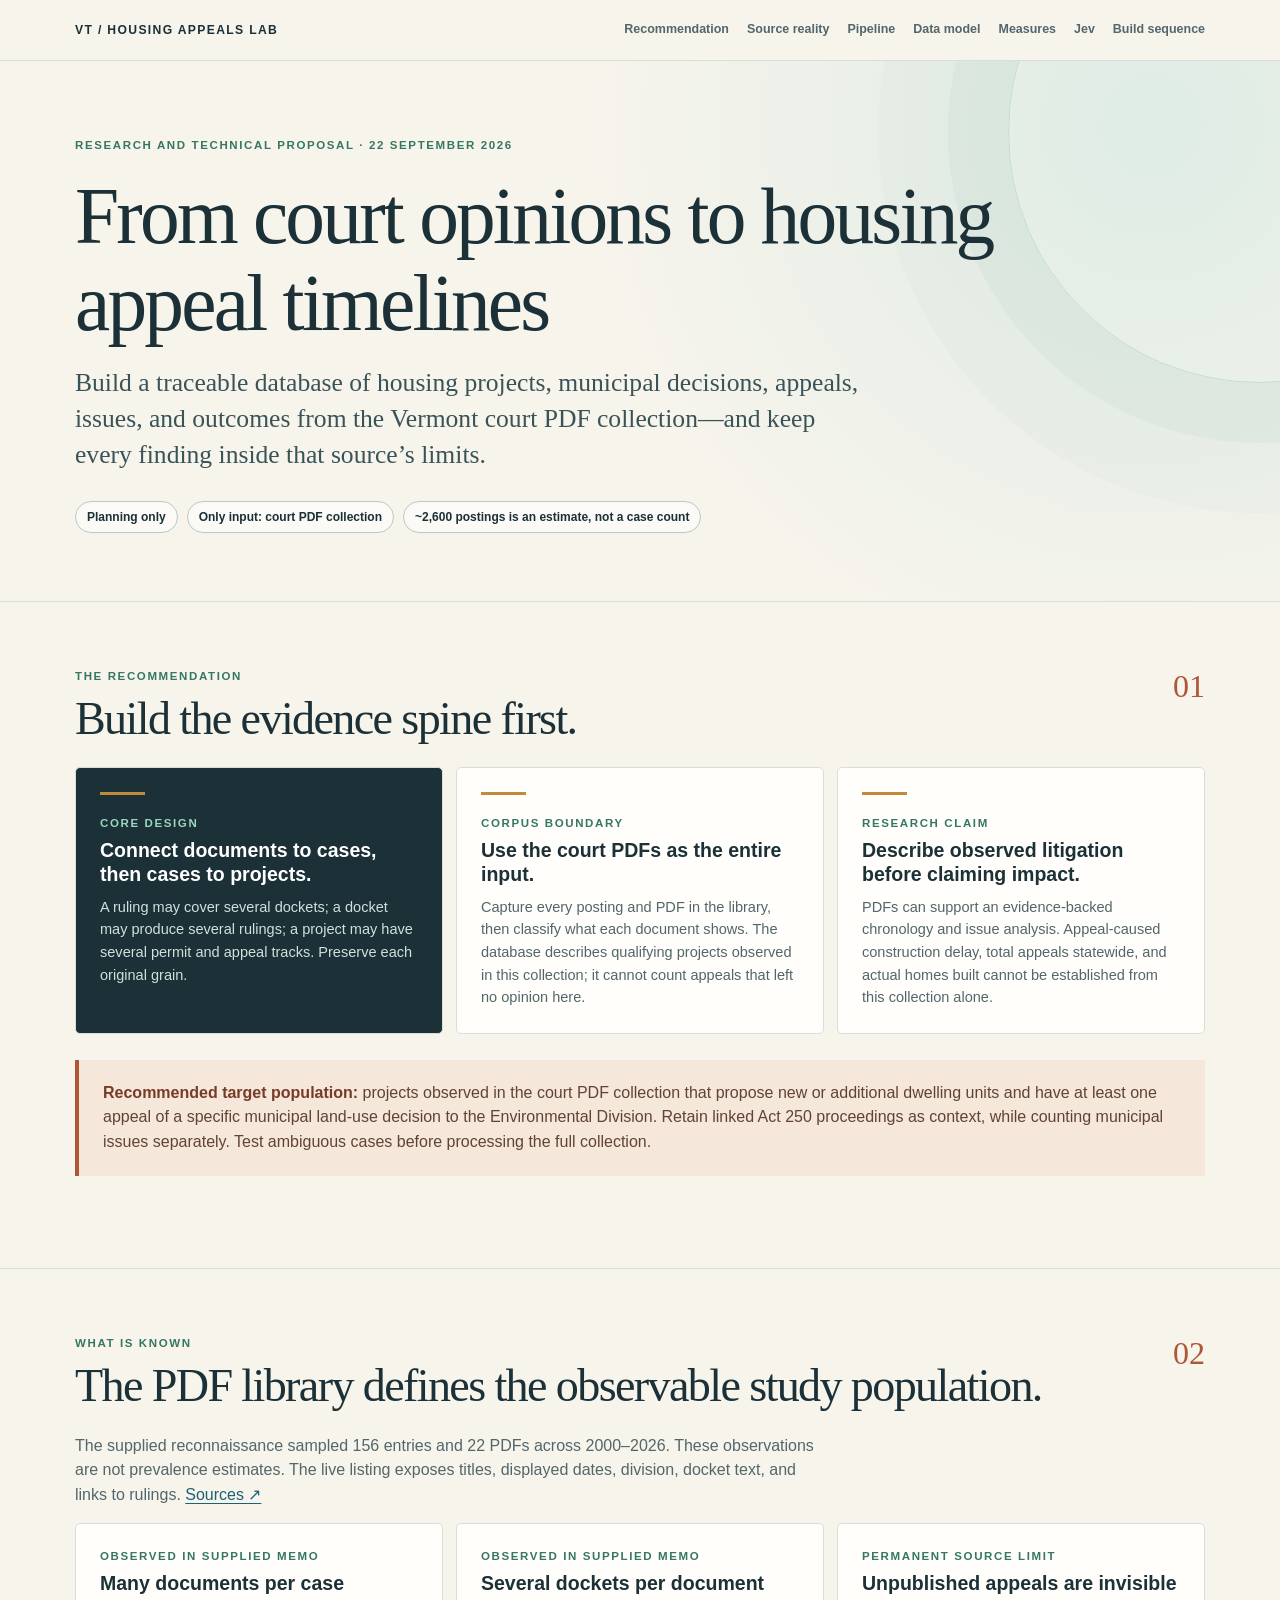
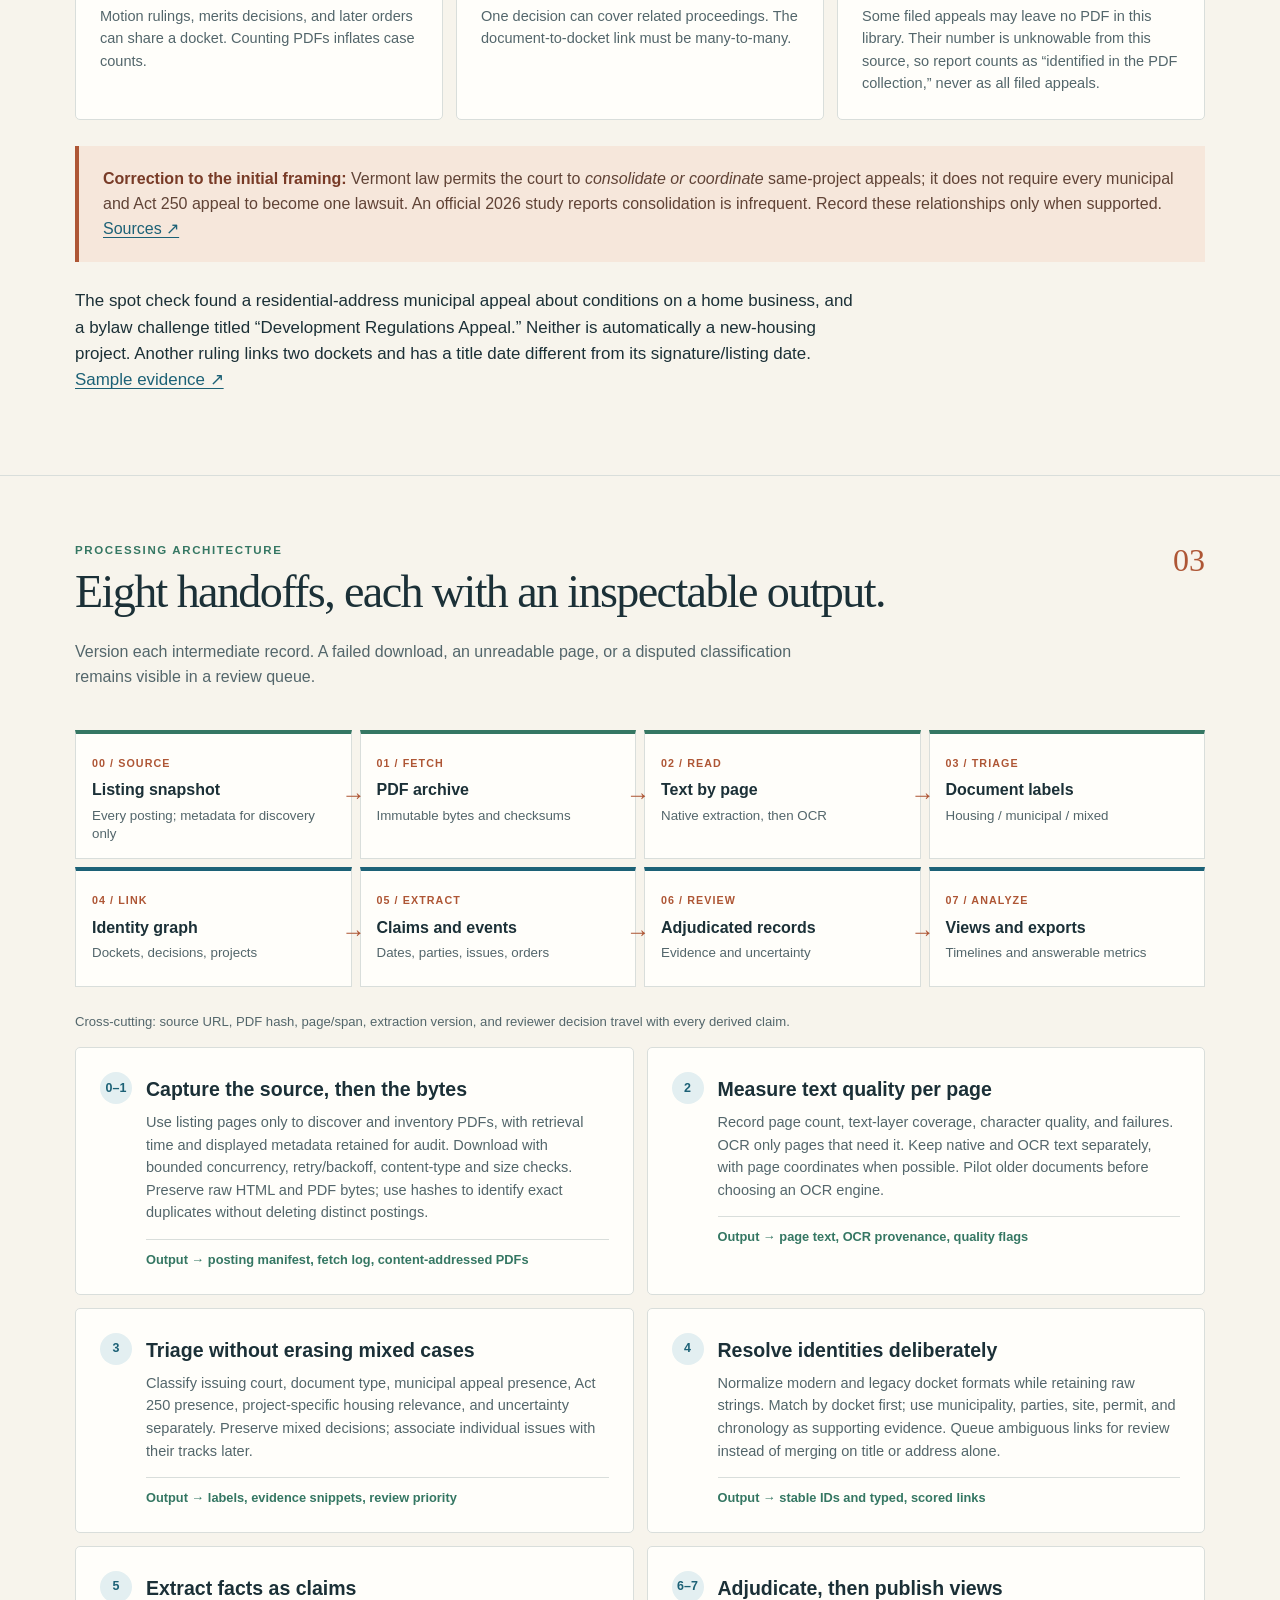
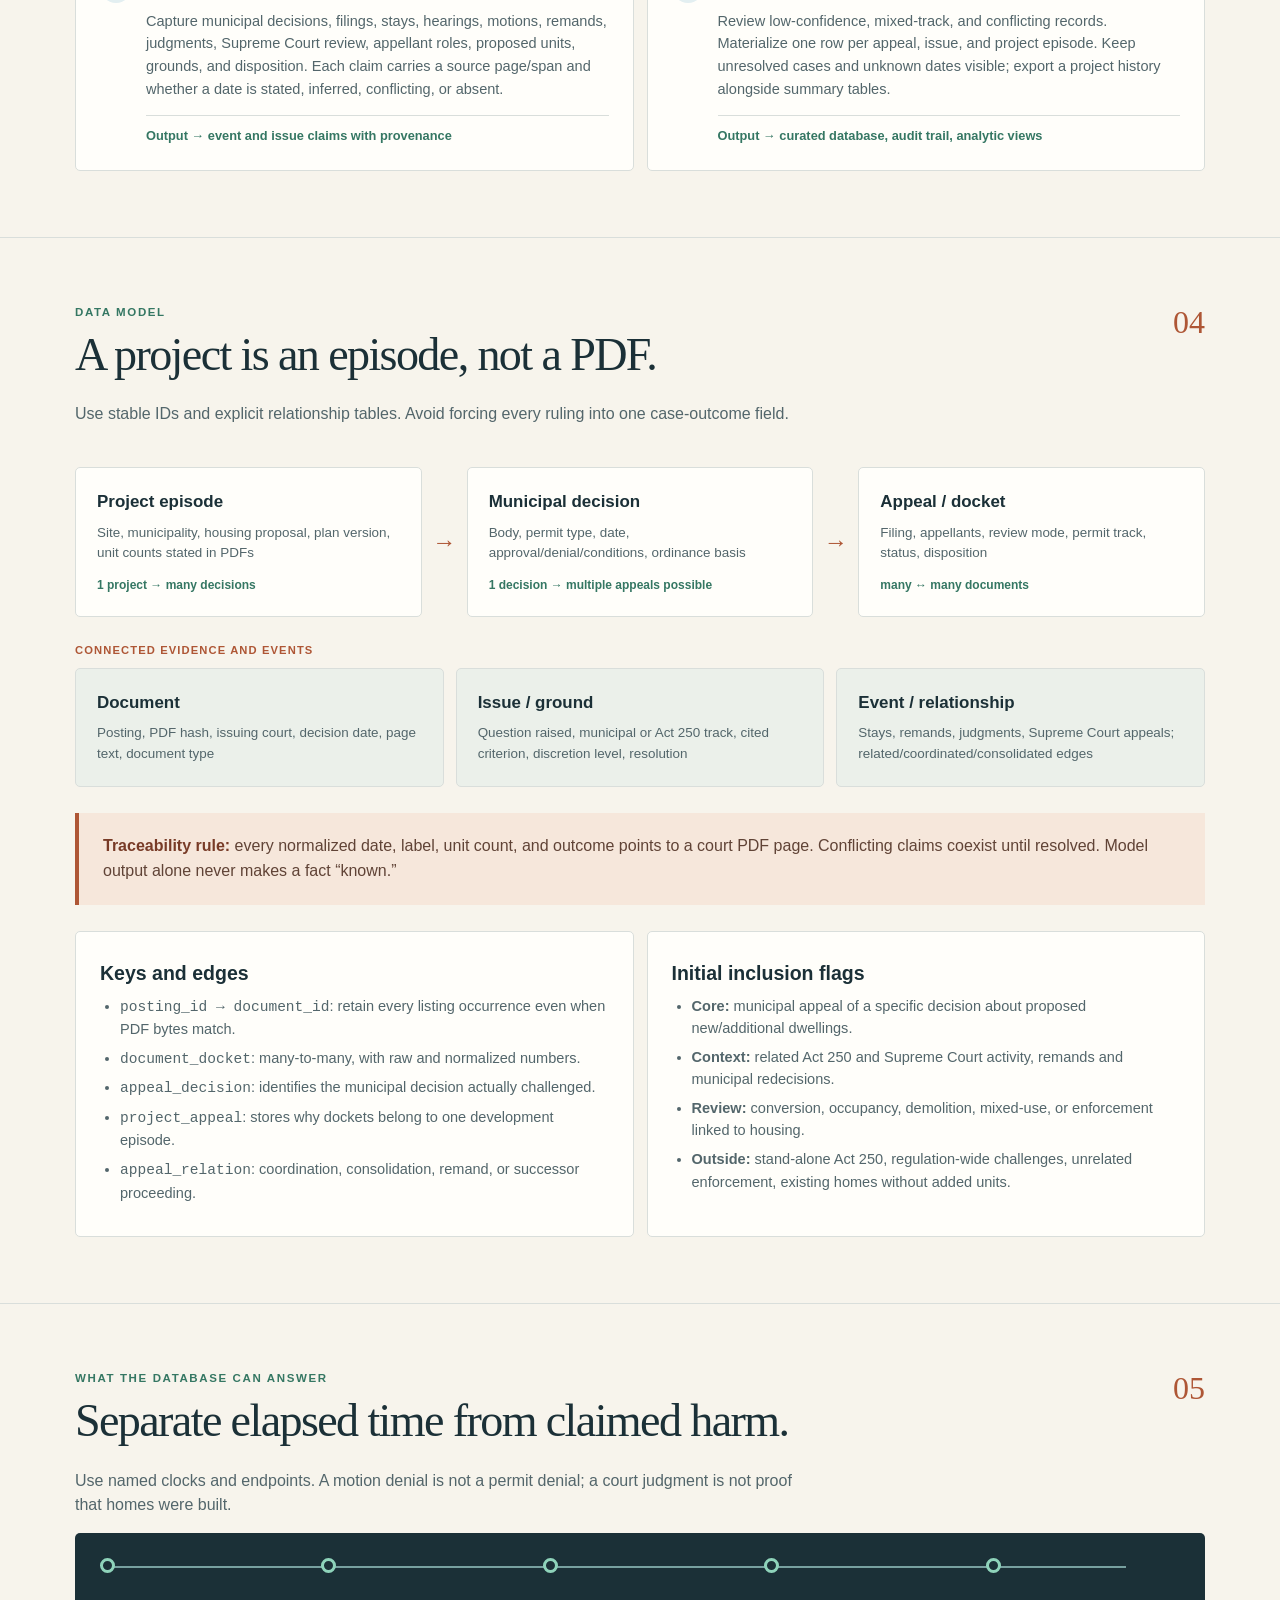
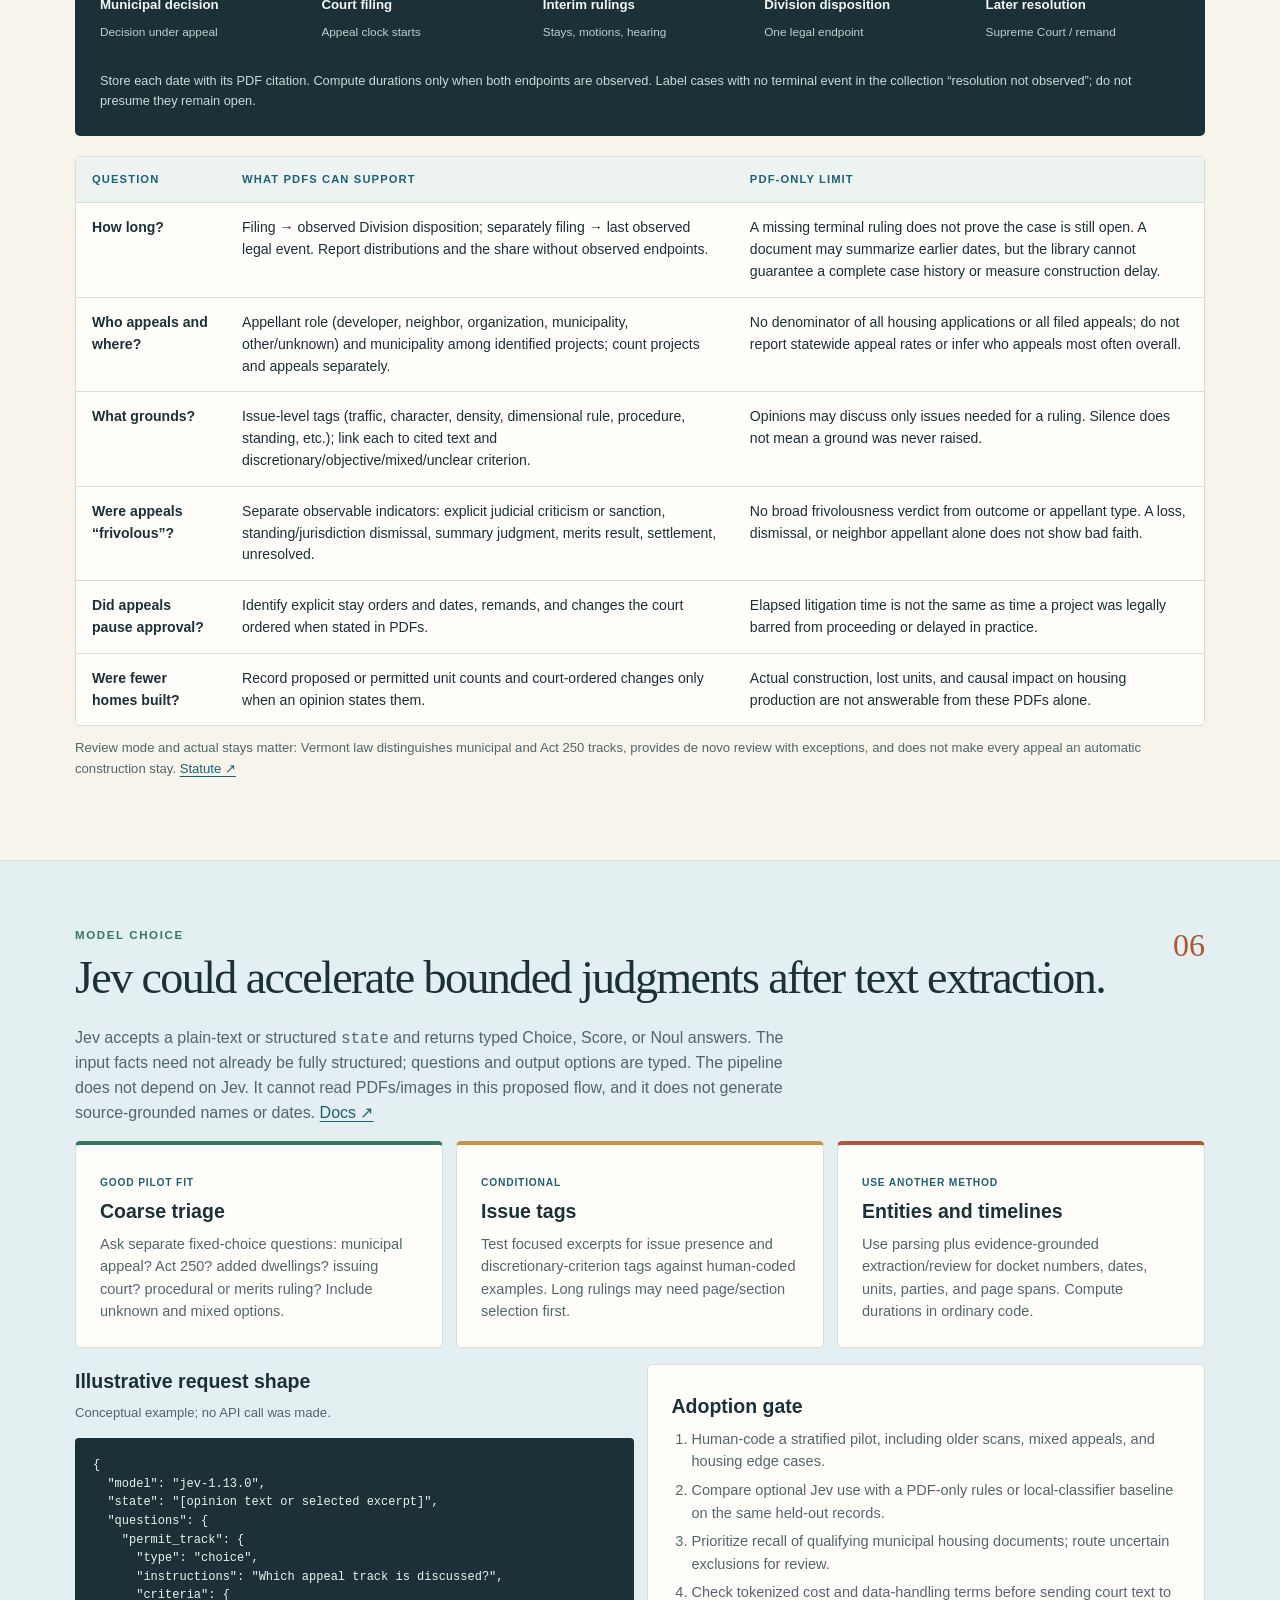
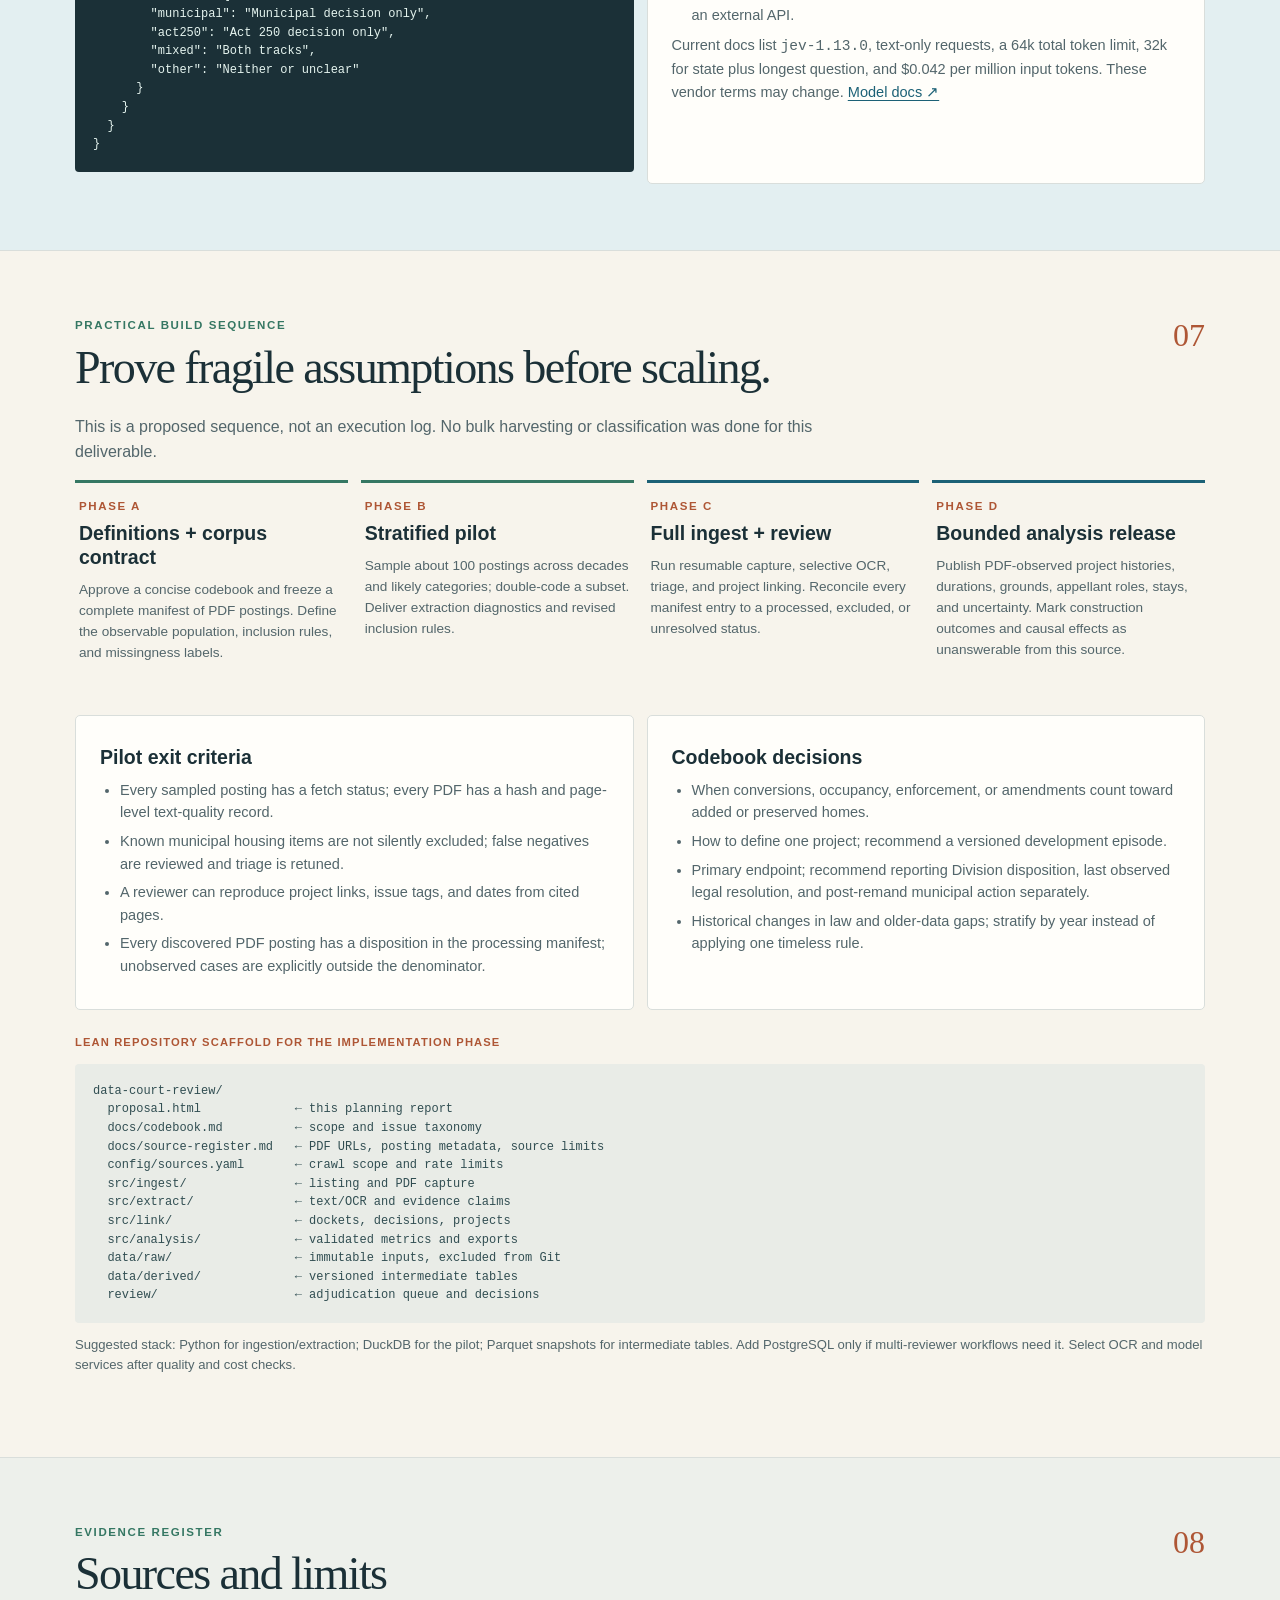
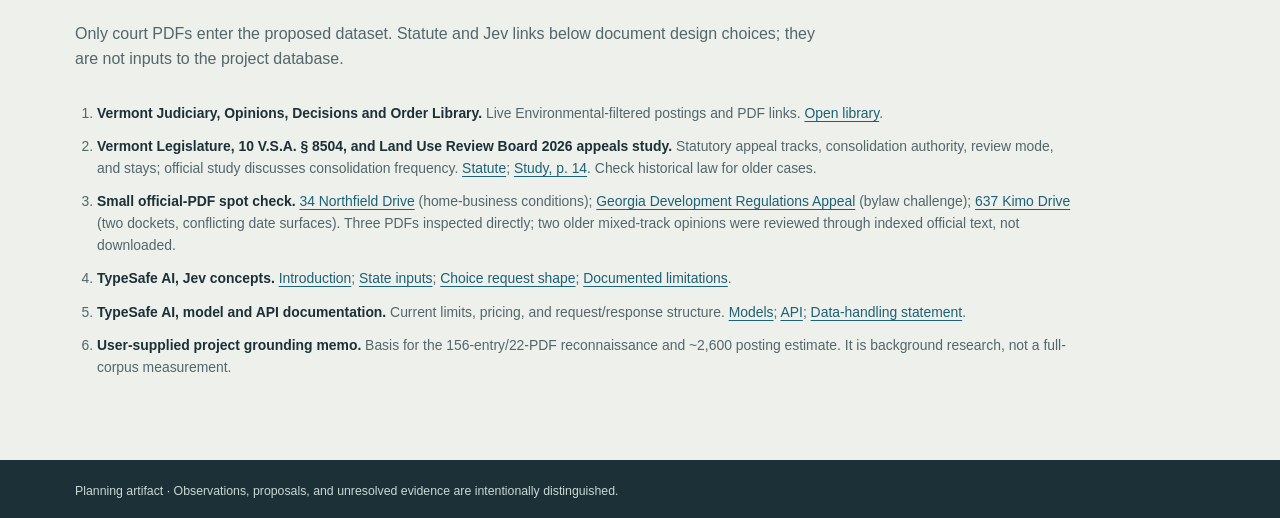
<file: proposal.html>
<!doctype html>
<html lang="en">
<head>
<meta charset="utf-8"><meta name="viewport" content="width=device-width, initial-scale=1">
<title>Vermont housing appeals · pipeline proposal</title>
<style>
:root{--ink:#1b3037;--muted:#53666b;--paper:#f7f4ec;--white:#fffefa;--line:#d9dedb;--blue:#1c6176;--pale:#e3eff1;--green:#357763;--orange:#ae5635;--orange-pale:#f6e7db}
*{box-sizing:border-box}html{scroll-behavior:smooth}body{margin:0;background:var(--paper);color:var(--ink);font:16px/1.55 -apple-system,BlinkMacSystemFont,"Segoe UI",sans-serif}a{color:var(--blue);text-underline-offset:3px}h1,h2{font-family:Georgia,serif;font-weight:500;letter-spacing:-.035em;line-height:1.1}h1{font-size:clamp(3.2rem,6.2vw,6rem);max-width:960px;margin:18px 0}h2{font-size:clamp(2.15rem,3.6vw,3.7rem);margin:8px 0 22px}h3{font-size:1.22rem;line-height:1.23;margin:5px 0 10px}p{margin:0 0 15px}.wrap{max-width:1190px;margin:auto;padding:0 30px}.eyebrow{font-size:.72rem;font-weight:800;letter-spacing:.14em;text-transform:uppercase;color:var(--green)}.small{font-size:.82rem;color:var(--muted)}.skip{position:absolute;left:-9999px}.skip:focus{left:10px;top:10px;background:white;padding:8px;z-index:9}.top{position:sticky;top:0;z-index:5;background:rgba(247,244,236,.96);backdrop-filter:blur(12px);border-bottom:1px solid var(--line)}.top .wrap{min-height:60px;display:flex;align-items:center;justify-content:space-between;gap:20px}.brand{font-size:.76rem;font-weight:900;letter-spacing:.11em;text-transform:uppercase;color:var(--ink);text-decoration:none}.nav{display:flex;gap:18px;white-space:nowrap;overflow:auto}.nav a{font-size:.78rem;font-weight:700;color:var(--muted);text-decoration:none}.nav a:hover{color:var(--blue)}section{scroll-margin-top:75px}.hero{padding:76px 0 68px;background:radial-gradient(circle at 90% 12%,#deece5 0,#f7f4ec 46%);position:relative;overflow:hidden}.hero:after{content:"";width:500px;height:500px;border:1px solid #c7dcd2;border-radius:50%;position:absolute;right:-230px;top:-180px;box-shadow:0 0 0 60px rgba(53,119,99,.045),0 0 0 130px rgba(53,119,99,.025)}.hero .wrap{position:relative;z-index:1}.dek{font:clamp(1.28rem,2vw,1.7rem)/1.4 Georgia,serif;max-width:790px;color:#3a5358}.chips{display:flex;gap:9px;flex-wrap:wrap;margin-top:28px}.chips span{font-size:.75rem;font-weight:700;padding:6px 11px;border:1px solid #b9cac2;border-radius:30px;background:rgba(255,255,255,.55)}.section{padding:66px 0;border-top:1px solid var(--line)}.section-head{display:flex;align-items:start;justify-content:space-between;gap:20px}.section-head p{max-width:740px;color:var(--muted)}.section-no{font:2rem Georgia,serif;color:var(--orange)}.lead{font-size:1.06rem;max-width:790px}.grid3,.grid2,.grid4{display:grid;gap:13px}.grid3{grid-template-columns:repeat(3,1fr)}.grid2{grid-template-columns:repeat(2,1fr)}.grid4{grid-template-columns:repeat(4,1fr)}.card{background:var(--white);border:1px solid var(--line);padding:24px;border-radius:5px}.card p,.card li{font-size:.91rem;color:var(--muted)}.card p:last-child{margin-bottom:0}.card ul,.card ol{padding-left:20px;margin:8px 0}.card li{margin:6px 0}.dark{background:var(--ink);color:white}.dark .eyebrow{color:#9bd7bd}.dark p{color:#d0e1dc}.bar{height:3px;width:45px;background:#c18b3b;margin:0 0 20px}.callout{background:var(--orange-pale);border-left:4px solid var(--orange);padding:21px 24px;margin:26px 0;color:#604336}.callout strong{color:#783b27}.flow{display:grid;grid-template-columns:repeat(4,1fr);gap:8px;margin:25px 0}.step{min-height:120px;background:var(--white);border:1px solid var(--line);border-top:4px solid var(--green);padding:16px;position:relative}.step:nth-child(n+5){border-top-color:var(--blue)}.step:after{content:"→";position:absolute;right:-15px;top:42px;color:var(--orange);font-size:1.5rem;z-index:1}.step:nth-child(4n):after{display:none}.step b{display:block;margin:4px 0}.step small{display:block;color:var(--muted);line-height:1.3}.step .num{font-size:.67rem;font-weight:800;color:var(--orange);letter-spacing:.1em}.stage{display:flex;gap:14px}.badge{flex:none;width:32px;height:32px;display:grid;place-items:center;background:var(--pale);border-radius:50%;color:var(--blue);font-size:.78rem;font-weight:900}.stage .out{padding-top:10px;border-top:1px solid var(--line);font-size:.8rem;color:var(--green);font-weight:700}.model{display:grid;grid-template-columns:1fr 45px 1fr 45px 1fr;gap:0;margin:25px 0}.entity{border:1px solid var(--line);background:var(--white);padding:21px;border-radius:5px}.entity strong{font-size:1.06rem}.entity p{font-size:.84rem;color:var(--muted);margin:7px 0 0}.entity em{display:block;font-style:normal;font-size:.75rem;font-weight:800;color:var(--green);margin-top:12px}.arrow{display:grid;place-items:center;color:var(--orange);font:1.5rem Georgia,serif}.submodel{display:grid;grid-template-columns:repeat(3,1fr);gap:12px}.submodel .entity{background:#ebf0ea}.mini{font-size:.7rem;font-weight:900;text-transform:uppercase;letter-spacing:.1em;color:var(--orange);margin:24px 0 9px}.tablebox{overflow-x:auto;border:1px solid var(--line);border-radius:5px;background:var(--white)}table{border-collapse:collapse;width:100%;min-width:710px}th,td{padding:14px 16px;text-align:left;vertical-align:top;border-bottom:1px solid var(--line)}tr:last-child td{border-bottom:0}th{font-size:.7rem;letter-spacing:.1em;text-transform:uppercase;color:var(--blue);background:#edf3f1}td{font-size:.88rem}td:first-child{font-weight:750}.timeline{background:var(--ink);color:#f3f8f5;padding:25px;border-radius:5px;overflow:auto}.track{display:flex;min-width:750px;justify-content:space-between;position:relative}.track:before{content:"";height:2px;background:#77a09f;position:absolute;left:1%;right:5%;top:8px}.timepoint{width:18%;position:relative}.dot{width:15px;height:15px;border-radius:50%;border:3px solid #8ed3ba;background:var(--ink);margin-bottom:19px}.timepoint b{font-size:.83rem}.timepoint p{font-size:.74rem;color:#bbd0ce;margin-top:6px}.timeline>p{color:#c5dcda;font-size:.8rem;margin:15px 0 0}.jev{background:var(--pale)}.fit:nth-child(1){border-top:4px solid var(--green)}.fit:nth-child(2){border-top:4px solid #c59343}.fit:nth-child(3){border-top:4px solid var(--orange)}.tag{font-size:.64rem;font-weight:900;letter-spacing:.08em;text-transform:uppercase;color:var(--blue)}pre{overflow:auto;white-space:pre-wrap;overflow-wrap:anywhere;background:var(--ink);color:#e5f4ef;border-radius:4px;padding:18px;font:12px/1.55 ui-monospace,SFMono-Regular,Menlo,monospace}.milestone{border-top:3px solid var(--green);padding:15px 4px}.milestone:nth-child(n+3){border-color:var(--blue)}.milestone .eyebrow{color:var(--orange)}.milestone p{font-size:.85rem;color:var(--muted)}.tree{background:#e9ece7;color:#314e52}.sources{background:#edf0eb}.sources ol{max-width:1000px;padding-left:22px}.sources li{font-size:.87rem;color:var(--muted);margin:0 0 12px}.sources b{color:var(--ink)}footer{background:var(--ink);color:#c9d8d4;padding:22px 0;font-size:.77rem}@media(max-width:850px){.grid3,.grid4{grid-template-columns:repeat(2,1fr)}.flow{grid-template-columns:repeat(2,1fr)}.step:nth-child(2n):after{display:none}.step:nth-child(4):after{display:block}.model{grid-template-columns:1fr;gap:8px}.arrow{height:22px;transform:rotate(90deg)}.submodel{grid-template-columns:1fr}.nav{gap:11px}}@media(max-width:620px){.wrap{padding:0 20px}.top .wrap{display:block;padding-top:9px;padding-bottom:9px}.nav{margin-top:6px}.hero{padding:55px 0}.section{padding:49px 0}.section-no{display:none}.grid2,.grid3,.grid4{grid-template-columns:1fr}.step:after,.step:nth-child(4):after{display:none}}
@media(max-width:850px){.step:nth-child(4):after{display:none}}
</style>
</head>
<body>
<a class="skip" href="#main">Skip to proposal</a>
<header class="top"><div class="wrap"><a href="#top" class="brand">VT / Housing Appeals Lab</a><nav class="nav" aria-label="Sections"><a href="#recommendation">Recommendation</a><a href="#source">Source reality</a><a href="#pipeline">Pipeline</a><a href="#model">Data model</a><a href="#measurement">Measures</a><a href="#jev">Jev</a><a href="#sequence">Build sequence</a></nav></div></header>
<main id="main">
<section id="top" class="hero"><div class="wrap"><div class="eyebrow">Research and technical proposal · 22 September 2026</div><h1>From court opinions to housing appeal timelines</h1><p class="dek">Build a traceable database of housing projects, municipal decisions, appeals, issues, and outcomes from the Vermont court PDF collection—and keep every finding inside that source’s limits.</p><div class="chips"><span>Planning only</span><span>Only input: court PDF collection</span><span>~2,600 postings is an estimate, not a case count</span></div></div></section>
<section id="recommendation" class="section"><div class="wrap"><div class="section-head"><div><div class="eyebrow">The recommendation</div><h2>Build the evidence spine first.</h2></div><span class="section-no">01</span></div><div class="grid3"><article class="card dark"><div class="bar"></div><div class="eyebrow">Core design</div><h3>Connect documents to cases, then cases to projects.</h3><p>A ruling may cover several dockets; a docket may produce several rulings; a project may have several permit and appeal tracks. Preserve each original grain.</p></article><article class="card"><div class="bar"></div><div class="eyebrow">Corpus boundary</div><h3>Use the court PDFs as the entire input.</h3><p>Capture every posting and PDF in the library, then classify what each document shows. The database describes qualifying projects observed in this collection; it cannot count appeals that left no opinion here.</p></article><article class="card"><div class="bar"></div><div class="eyebrow">Research claim</div><h3>Describe observed litigation before claiming impact.</h3><p>PDFs can support an evidence-backed chronology and issue analysis. Appeal-caused construction delay, total appeals statewide, and actual homes built cannot be established from this collection alone.</p></article></div><div class="callout"><strong>Recommended target population:</strong> projects observed in the court PDF collection that propose new or additional dwelling units and have at least one appeal of a specific municipal land-use decision to the Environmental Division. Retain linked Act 250 proceedings as context, while counting municipal issues separately. Test ambiguous cases before processing the full collection.</div></div></section>
<section id="source" class="section"><div class="wrap"><div class="section-head"><div><div class="eyebrow">What is known</div><h2>The PDF library defines the observable study population.</h2><p>The supplied reconnaissance sampled 156 entries and 22 PDFs across 2000–2026. These observations are not prevalence estimates. The live listing exposes titles, displayed dates, division, docket text, and links to rulings. <a href="#s1">Sources ↗</a></p></div><span class="section-no">02</span></div><div class="grid3"><div class="card"><div class="eyebrow">Observed in supplied memo</div><h3>Many documents per case</h3><p>Motion rulings, merits decisions, and later orders can share a docket. Counting PDFs inflates case counts.</p></div><div class="card"><div class="eyebrow">Observed in supplied memo</div><h3>Several dockets per document</h3><p>One decision can cover related proceedings. The document-to-docket link must be many-to-many.</p></div><div class="card"><div class="eyebrow">Permanent source limit</div><h3>Unpublished appeals are invisible</h3><p>Some filed appeals may leave no PDF in this library. Their number is unknowable from this source, so report counts as “identified in the PDF collection,” never as all filed appeals.</p></div></div><div class="callout"><strong>Correction to the initial framing:</strong> Vermont law permits the court to <em>consolidate or coordinate</em> same-project appeals; it does not require every municipal and Act 250 appeal to become one lawsuit. An official 2026 study reports consolidation is infrequent. Record these relationships only when supported. <a href="#s3">Sources ↗</a></div><p class="lead">The spot check found a residential-address municipal appeal about conditions on a home business, and a bylaw challenge titled “Development Regulations Appeal.” Neither is automatically a new-housing project. Another ruling links two dockets and has a title date different from its signature/listing date. <a href="#s4">Sample evidence ↗</a></p></div></section>
<section id="pipeline" class="section"><div class="wrap"><div class="section-head"><div><div class="eyebrow">Processing architecture</div><h2>Eight handoffs, each with an inspectable output.</h2><p>Version each intermediate record. A failed download, an unreadable page, or a disputed classification remains visible in a review queue.</p></div><span class="section-no">03</span></div><div class="flow" role="img" aria-label="Pipeline from source listing through PDF archive, text and OCR, triage, linking, extraction, review, and analysis"><div class="step"><span class="num">00 / SOURCE</span><b>Listing snapshot</b><small>Every posting; metadata for discovery only</small></div><div class="step"><span class="num">01 / FETCH</span><b>PDF archive</b><small>Immutable bytes and checksums</small></div><div class="step"><span class="num">02 / READ</span><b>Text by page</b><small>Native extraction, then OCR</small></div><div class="step"><span class="num">03 / TRIAGE</span><b>Document labels</b><small>Housing / municipal / mixed</small></div><div class="step"><span class="num">04 / LINK</span><b>Identity graph</b><small>Dockets, decisions, projects</small></div><div class="step"><span class="num">05 / EXTRACT</span><b>Claims and events</b><small>Dates, parties, issues, orders</small></div><div class="step"><span class="num">06 / REVIEW</span><b>Adjudicated records</b><small>Evidence and uncertainty</small></div><div class="step"><span class="num">07 / ANALYZE</span><b>Views and exports</b><small>Timelines and answerable metrics</small></div></div><p class="small">Cross-cutting: source URL, PDF hash, page/span, extraction version, and reviewer decision travel with every derived claim.</p><div class="grid2"><article class="card stage"><div class="badge">0–1</div><div><h3>Capture the source, then the bytes</h3><p>Use listing pages only to discover and inventory PDFs, with retrieval time and displayed metadata retained for audit. Download with bounded concurrency, retry/backoff, content-type and size checks. Preserve raw HTML and PDF bytes; use hashes to identify exact duplicates without deleting distinct postings.</p><div class="out">Output → posting manifest, fetch log, content-addressed PDFs</div></div></article><article class="card stage"><div class="badge">2</div><div><h3>Measure text quality per page</h3><p>Record page count, text-layer coverage, character quality, and failures. OCR only pages that need it. Keep native and OCR text separately, with page coordinates when possible. Pilot older documents before choosing an OCR engine.</p><div class="out">Output → page text, OCR provenance, quality flags</div></div></article><article class="card stage"><div class="badge">3</div><div><h3>Triage without erasing mixed cases</h3><p>Classify issuing court, document type, municipal appeal presence, Act 250 presence, project-specific housing relevance, and uncertainty separately. Preserve mixed decisions; associate individual issues with their tracks later.</p><div class="out">Output → labels, evidence snippets, review priority</div></div></article><article class="card stage"><div class="badge">4</div><div><h3>Resolve identities deliberately</h3><p>Normalize modern and legacy docket formats while retaining raw strings. Match by docket first; use municipality, parties, site, permit, and chronology as supporting evidence. Queue ambiguous links for review instead of merging on title or address alone.</p><div class="out">Output → stable IDs and typed, scored links</div></div></article><article class="card stage"><div class="badge">5</div><div><h3>Extract facts as claims</h3><p>Capture municipal decisions, filings, stays, hearings, motions, remands, judgments, Supreme Court review, appellant roles, proposed units, grounds, and disposition. Each claim carries a source page/span and whether a date is stated, inferred, conflicting, or absent.</p><div class="out">Output → event and issue claims with provenance</div></div></article><article class="card stage"><div class="badge">6–7</div><div><h3>Adjudicate, then publish views</h3><p>Review low-confidence, mixed-track, and conflicting records. Materialize one row per appeal, issue, and project episode. Keep unresolved cases and unknown dates visible; export a project history alongside summary tables.</p><div class="out">Output → curated database, audit trail, analytic views</div></div></article></div></div></section>
<section id="model" class="section"><div class="wrap"><div class="section-head"><div><div class="eyebrow">Data model</div><h2>A project is an episode, not a PDF.</h2><p>Use stable IDs and explicit relationship tables. Avoid forcing every ruling into one case-outcome field.</p></div><span class="section-no">04</span></div><div class="model"><div class="entity"><strong>Project episode</strong><p>Site, municipality, housing proposal, plan version, unit counts stated in PDFs</p><em>1 project → many decisions</em></div><div class="arrow">→</div><div class="entity"><strong>Municipal decision</strong><p>Body, permit type, date, approval/denial/conditions, ordinance basis</p><em>1 decision → multiple appeals possible</em></div><div class="arrow">→</div><div class="entity"><strong>Appeal / docket</strong><p>Filing, appellants, review mode, permit track, status, disposition</p><em>many ↔ many documents</em></div></div><div class="mini">Connected evidence and events</div><div class="submodel"><div class="entity"><strong>Document</strong><p>Posting, PDF hash, issuing court, decision date, page text, document type</p></div><div class="entity"><strong>Issue / ground</strong><p>Question raised, municipal or Act 250 track, cited criterion, discretion level, resolution</p></div><div class="entity"><strong>Event / relationship</strong><p>Stays, remands, judgments, Supreme Court appeals; related/coordinated/consolidated edges</p></div></div><div class="callout"><strong>Traceability rule:</strong> every normalized date, label, unit count, and outcome points to a court PDF page. Conflicting claims coexist until resolved. Model output alone never makes a fact “known.”</div><div class="grid2"><div class="card"><h3>Keys and edges</h3><ul><li><code>posting_id → document_id</code>: retain every listing occurrence even when PDF bytes match.</li><li><code>document_docket</code>: many-to-many, with raw and normalized numbers.</li><li><code>appeal_decision</code>: identifies the municipal decision actually challenged.</li><li><code>project_appeal</code>: stores why dockets belong to one development episode.</li><li><code>appeal_relation</code>: coordination, consolidation, remand, or successor proceeding.</li></ul></div><div class="card"><h3>Initial inclusion flags</h3><ul><li><b>Core:</b> municipal appeal of a specific decision about proposed new/additional dwellings.</li><li><b>Context:</b> related Act 250 and Supreme Court activity, remands and municipal redecisions.</li><li><b>Review:</b> conversion, occupancy, demolition, mixed-use, or enforcement linked to housing.</li><li><b>Outside:</b> stand-alone Act 250, regulation-wide challenges, unrelated enforcement, existing homes without added units.</li></ul></div></div></div></section>
<section id="measurement" class="section"><div class="wrap"><div class="section-head"><div><div class="eyebrow">What the database can answer</div><h2>Separate elapsed time from claimed harm.</h2><p>Use named clocks and endpoints. A motion denial is not a permit denial; a court judgment is not proof that homes were built.</p></div><span class="section-no">05</span></div><div class="timeline"><div class="track"><div class="timepoint"><div class="dot"></div><b>Municipal decision</b><p>Decision under appeal</p></div><div class="timepoint"><div class="dot"></div><b>Court filing</b><p>Appeal clock starts</p></div><div class="timepoint"><div class="dot"></div><b>Interim rulings</b><p>Stays, motions, hearing</p></div><div class="timepoint"><div class="dot"></div><b>Division disposition</b><p>One legal endpoint</p></div><div class="timepoint"><div class="dot"></div><b>Later resolution</b><p>Supreme Court / remand</p></div></div><p>Store each date with its PDF citation. Compute durations only when both endpoints are observed. Label cases with no terminal event in the collection “resolution not observed”; do not presume they remain open.</p></div><div class="tablebox" style="margin-top:20px"><table><thead><tr><th>Question</th><th>What PDFs can support</th><th>PDF-only limit</th></tr></thead><tbody><tr><td>How long?</td><td>Filing → observed Division disposition; separately filing → last observed legal event. Report distributions and the share without observed endpoints.</td><td>A missing terminal ruling does not prove the case is still open. A document may summarize earlier dates, but the library cannot guarantee a complete case history or measure construction delay.</td></tr><tr><td>Who appeals and where?</td><td>Appellant role (developer, neighbor, organization, municipality, other/unknown) and municipality among identified projects; count projects and appeals separately.</td><td>No denominator of all housing applications or all filed appeals; do not report statewide appeal rates or infer who appeals most often overall.</td></tr><tr><td>What grounds?</td><td>Issue-level tags (traffic, character, density, dimensional rule, procedure, standing, etc.); link each to cited text and discretionary/objective/mixed/unclear criterion.</td><td>Opinions may discuss only issues needed for a ruling. Silence does not mean a ground was never raised.</td></tr><tr><td>Were appeals “frivolous”?</td><td>Separate observable indicators: explicit judicial criticism or sanction, standing/jurisdiction dismissal, summary judgment, merits result, settlement, unresolved.</td><td>No broad frivolousness verdict from outcome or appellant type. A loss, dismissal, or neighbor appellant alone does not show bad faith.</td></tr><tr><td>Did appeals pause approval?</td><td>Identify explicit stay orders and dates, remands, and changes the court ordered when stated in PDFs.</td><td>Elapsed litigation time is not the same as time a project was legally barred from proceeding or delayed in practice.</td></tr><tr><td>Were fewer homes built?</td><td>Record proposed or permitted unit counts and court-ordered changes only when an opinion states them.</td><td>Actual construction, lost units, and causal impact on housing production are not answerable from these PDFs alone.</td></tr></tbody></table></div><p class="small" style="margin-top:12px">Review mode and actual stays matter: Vermont law distinguishes municipal and Act 250 tracks, provides de novo review with exceptions, and does not make every appeal an automatic construction stay. <a href="#s3">Statute ↗</a></p></div></section>
<section id="jev" class="section jev"><div class="wrap"><div class="section-head"><div><div class="eyebrow">Model choice</div><h2>Jev could accelerate bounded judgments after text extraction.</h2><p>Jev accepts a plain-text or structured <code>state</code> and returns typed Choice, Score, or Noul answers. The input facts need not already be fully structured; questions and output options are typed. The pipeline does not depend on Jev. It cannot read PDFs/images in this proposed flow, and it does not generate source-grounded names or dates. <a href="#s5">Docs ↗</a></p></div><span class="section-no">06</span></div><div class="grid3"><div class="card fit"><span class="tag">Good pilot fit</span><h3>Coarse triage</h3><p>Ask separate fixed-choice questions: municipal appeal? Act 250? added dwellings? issuing court? procedural or merits ruling? Include unknown and mixed options.</p></div><div class="card fit"><span class="tag">Conditional</span><h3>Issue tags</h3><p>Test focused excerpts for issue presence and discretionary-criterion tags against human-coded examples. Long rulings may need page/section selection first.</p></div><div class="card fit"><span class="tag">Use another method</span><h3>Entities and timelines</h3><p>Use parsing plus evidence-grounded extraction/review for docket numbers, dates, units, parties, and page spans. Compute durations in ordinary code.</p></div></div><div class="grid2" style="margin-top:16px"><div><h3>Illustrative request shape</h3><p class="small">Conceptual example; no API call was made.</p><pre>{
  "model": "jev-1.13.0",
  "state": "[opinion text or selected excerpt]",
  "questions": {
    "permit_track": {
      "type": "choice",
      "instructions": "Which appeal track is discussed?",
      "criteria": {
        "municipal": "Municipal decision only",
        "act250": "Act 250 decision only",
        "mixed": "Both tracks",
        "other": "Neither or unclear"
      }
    }
  }
}</pre></div><div class="card"><h3>Adoption gate</h3><ol><li>Human-code a stratified pilot, including older scans, mixed appeals, and housing edge cases.</li><li>Compare optional Jev use with a PDF-only rules or local-classifier baseline on the same held-out records.</li><li>Prioritize recall of qualifying municipal housing documents; route uncertain exclusions for review.</li><li>Check tokenized cost and data-handling terms before sending court text to an external API.</li></ol><p class="small">Current docs list <code>jev-1.13.0</code>, text-only requests, a 64k total token limit, 32k for state plus longest question, and $0.042 per million input tokens. These vendor terms may change. <a href="#s6">Model docs ↗</a></p></div></div></div></section>
<section id="sequence" class="section"><div class="wrap"><div class="section-head"><div><div class="eyebrow">Practical build sequence</div><h2>Prove fragile assumptions before scaling.</h2><p>This is a proposed sequence, not an execution log. No bulk harvesting or classification was done for this deliverable.</p></div><span class="section-no">07</span></div><div class="grid4"><div class="milestone"><div class="eyebrow">Phase A</div><h3>Definitions + corpus contract</h3><p>Approve a concise codebook and freeze a complete manifest of PDF postings. Define the observable population, inclusion rules, and missingness labels.</p></div><div class="milestone"><div class="eyebrow">Phase B</div><h3>Stratified pilot</h3><p>Sample about 100 postings across decades and likely categories; double-code a subset. Deliver extraction diagnostics and revised inclusion rules.</p></div><div class="milestone"><div class="eyebrow">Phase C</div><h3>Full ingest + review</h3><p>Run resumable capture, selective OCR, triage, and project linking. Reconcile every manifest entry to a processed, excluded, or unresolved status.</p></div><div class="milestone"><div class="eyebrow">Phase D</div><h3>Bounded analysis release</h3><p>Publish PDF-observed project histories, durations, grounds, appellant roles, stays, and uncertainty. Mark construction outcomes and causal effects as unanswerable from this source.</p></div></div><div class="grid2" style="margin-top:22px"><div class="card"><h3>Pilot exit criteria</h3><ul><li>Every sampled posting has a fetch status; every PDF has a hash and page-level text-quality record.</li><li>Known municipal housing items are not silently excluded; false negatives are reviewed and triage is retuned.</li><li>A reviewer can reproduce project links, issue tags, and dates from cited pages.</li><li>Every discovered PDF posting has a disposition in the processing manifest; unobserved cases are explicitly outside the denominator.</li></ul></div><div class="card"><h3>Codebook decisions</h3><ul><li>When conversions, occupancy, enforcement, or amendments count toward added or preserved homes.</li><li>How to define one project; recommend a versioned development episode.</li><li>Primary endpoint; recommend reporting Division disposition, last observed legal resolution, and post-remand municipal action separately.</li><li>Historical changes in law and older-data gaps; stratify by year instead of applying one timeless rule.</li></ul></div></div><div class="mini">Lean repository scaffold for the implementation phase</div><pre class="tree">data-court-review/
  proposal.html             ← this planning report
  docs/codebook.md          ← scope and issue taxonomy
  docs/source-register.md   ← PDF URLs, posting metadata, source limits
  config/sources.yaml       ← crawl scope and rate limits
  src/ingest/               ← listing and PDF capture
  src/extract/              ← text/OCR and evidence claims
  src/link/                 ← dockets, decisions, projects
  src/analysis/             ← validated metrics and exports
  data/raw/                 ← immutable inputs, excluded from Git
  data/derived/             ← versioned intermediate tables
  review/                   ← adjudication queue and decisions</pre><p class="small">Suggested stack: Python for ingestion/extraction; DuckDB for the pilot; Parquet snapshots for intermediate tables. Add PostgreSQL only if multi-reviewer workflows need it. Select OCR and model services after quality and cost checks.</p></div></section>
<section id="sources" class="section sources"><div class="wrap"><div class="section-head"><div><div class="eyebrow">Evidence register</div><h2>Sources and limits</h2><p>Only court PDFs enter the proposed dataset. Statute and Jev links below document design choices; they are not inputs to the project database.</p></div><span class="section-no">08</span></div><ol><li id="s1"><b>Vermont Judiciary, Opinions, Decisions and Order Library.</b> Live Environmental-filtered postings and PDF links. <a href="https://www.vtcourts.gov/opinions-decisions?f%5B0%5D=court_division_opinions_library_%3A3">Open library</a>.</li><li id="s3"><b>Vermont Legislature, 10 V.S.A. § 8504, and Land Use Review Board 2026 appeals study.</b> Statutory appeal tracks, consolidation authority, review mode, and stays; official study discusses consolidation frequency. <a href="https://legislature.vermont.gov/statutes/section/10/220/08504">Statute</a>; <a href="https://legislature.vermont.gov/Documents/2026/Workgroups/Senate%20Economic%20Development/Housing/Land%20Use%20Review%20Board/W~Brooke%20Dingledine~Act%20250%20Appeals%20Study%20Report%20~1-13-2026.pdf">Study, p. 14</a>. Check historical law for older cases.</li><li id="s4"><b>Small official-PDF spot check.</b> <a href="https://www.vtcourts.gov/media/20479">34 Northfield Drive</a> (home-business conditions); <a href="https://www.vtcourts.gov/media/20408">Georgia Development Regulations Appeal</a> (bylaw challenge); <a href="https://www.vtcourts.gov/media/20401">637 Kimo Drive</a> (two dockets, conflicting date surfaces). Three PDFs inspected directly; two older mixed-track opinions were reviewed through indexed official text, not downloaded.</li><li id="s5"><b>TypeSafe AI, Jev concepts.</b> <a href="https://docs.typesafe.ai/introduction">Introduction</a>; <a href="https://docs.typesafe.ai/concepts/state">State inputs</a>; <a href="https://docs.typesafe.ai/primitives/choice">Choice request shape</a>; <a href="https://docs.typesafe.ai/model-jaggedness/jev-1.13">Documented limitations</a>.</li><li id="s6"><b>TypeSafe AI, model and API documentation.</b> Current limits, pricing, and request/response structure. <a href="https://docs.typesafe.ai/models">Models</a>; <a href="https://docs.typesafe.ai/api">API</a>; <a href="https://docs.typesafe.ai/legal">Data-handling statement</a>.</li><li><b>User-supplied project grounding memo.</b> Basis for the 156-entry/22-PDF reconnaissance and ~2,600 posting estimate. It is background research, not a full-corpus measurement.</li></ol></div></section>
</main><footer><div class="wrap">Planning artifact · Observations, proposals, and unresolved evidence are intentionally distinguished.</div></footer>
</body></html>
</file>
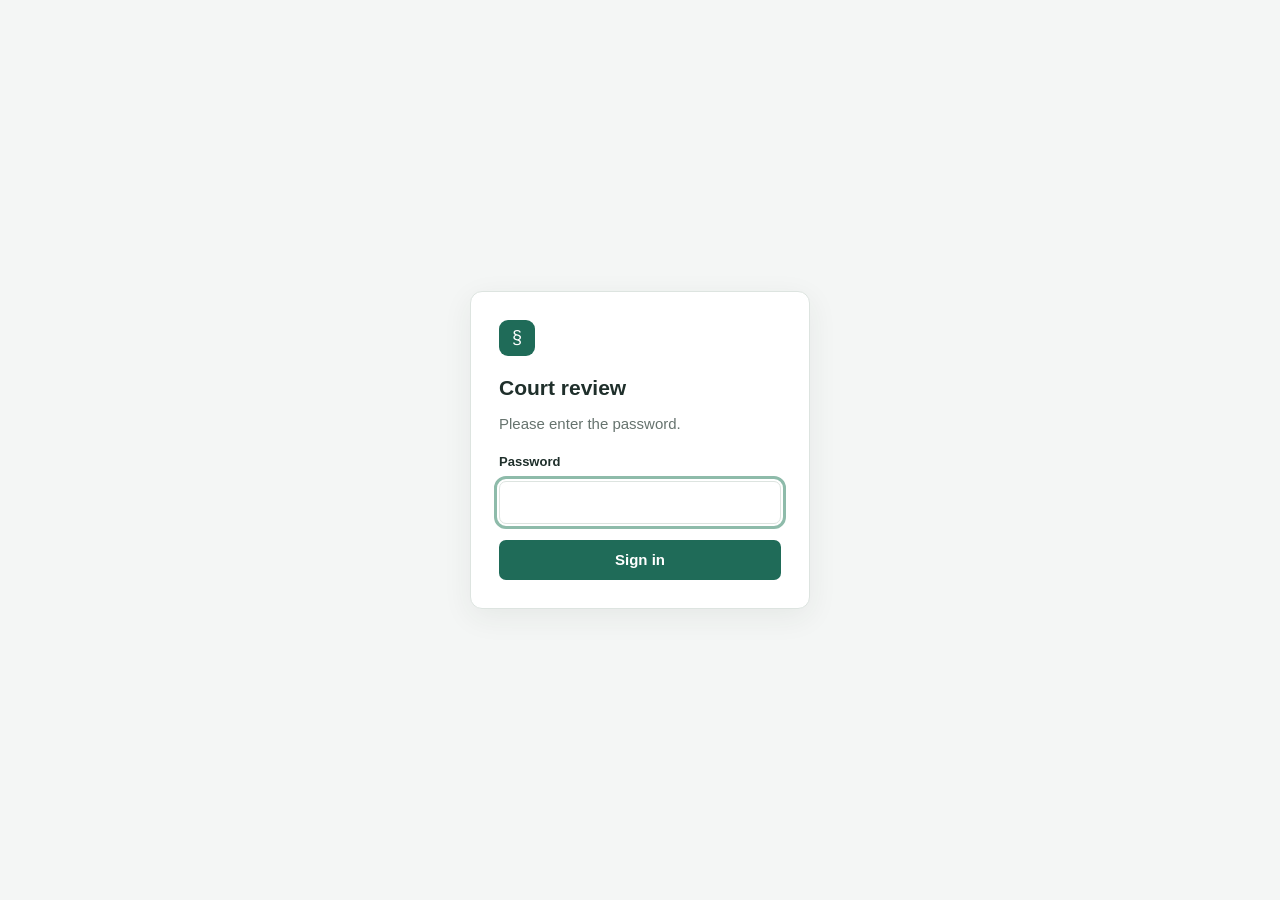
<file: court/web/login.html>
<!doctype html>
<html lang="en">
<head>
  <meta charset="utf-8"><meta name="viewport" content="width=device-width,initial-scale=1">
  <title>Sign in · Court review</title>
  <link rel="stylesheet" href="login.css">
</head>
<body>
  <main>
    <form method="post" action="login">
      <span class="mark">§</span>
      <h1>Court review</h1>
      <p>Please enter the password.</p>
      <!--error-->
      <label for="password">Password</label>
      <input id="password" name="password" type="password" autocomplete="current-password" autofocus required>
      <button type="submit">Sign in</button>
    </form>
  </main>
</body>
</html>
</file>
<file: court/web/login.css>
* { box-sizing:border-box; }
body { margin:0; min-height:100vh; display:grid; place-items:center; background:#f4f6f5; color:#1f2f2b; font:15px/1.5 -apple-system,BlinkMacSystemFont,"Segoe UI",sans-serif; }
form { width:min(340px,90vw); background:white; border:1px solid #dde4e0; border-radius:12px; padding:28px; display:grid; gap:10px; box-shadow:0 8px 30px #243a2b12; }
.mark { display:grid; place-items:center; width:36px; height:36px; background:#1f6b58; color:white; border-radius:9px; font-size:18px; }
h1 { margin:6px 0 0; font-size:21px; font-weight:650; }
p { margin:0 0 6px; color:#66736e; }
p.error { color:#b5473b; }
label { font-size:13px; font-weight:600; }
input { font:inherit; padding:9px 11px; border:1px solid #dde4e0; border-radius:7px; }
input:focus-visible, button:focus-visible { outline:3px solid #8ebbaa; outline-offset:2px; }
button { font:inherit; font-weight:600; padding:9px; border:0; border-radius:7px; background:#1f6b58; color:white; cursor:pointer; margin-top:6px; }
button:hover { background:#18574a; }
</file>
